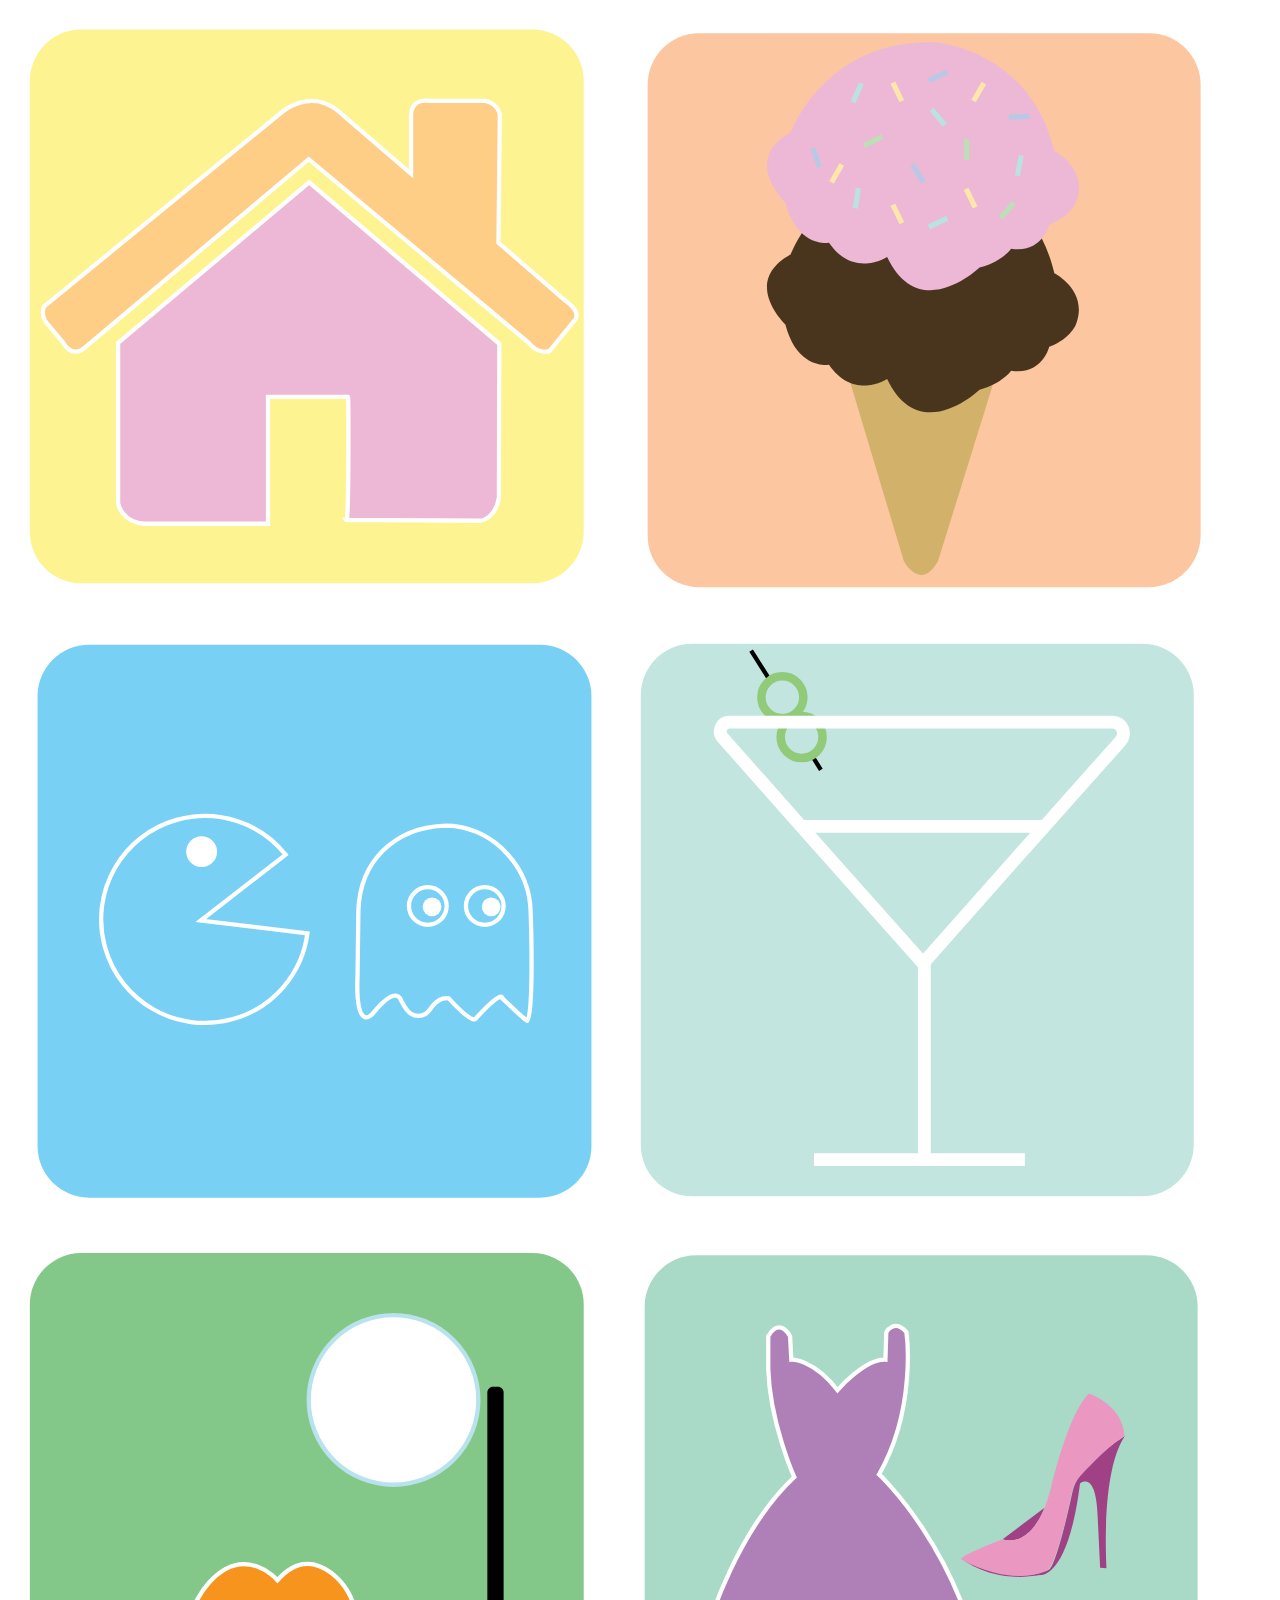
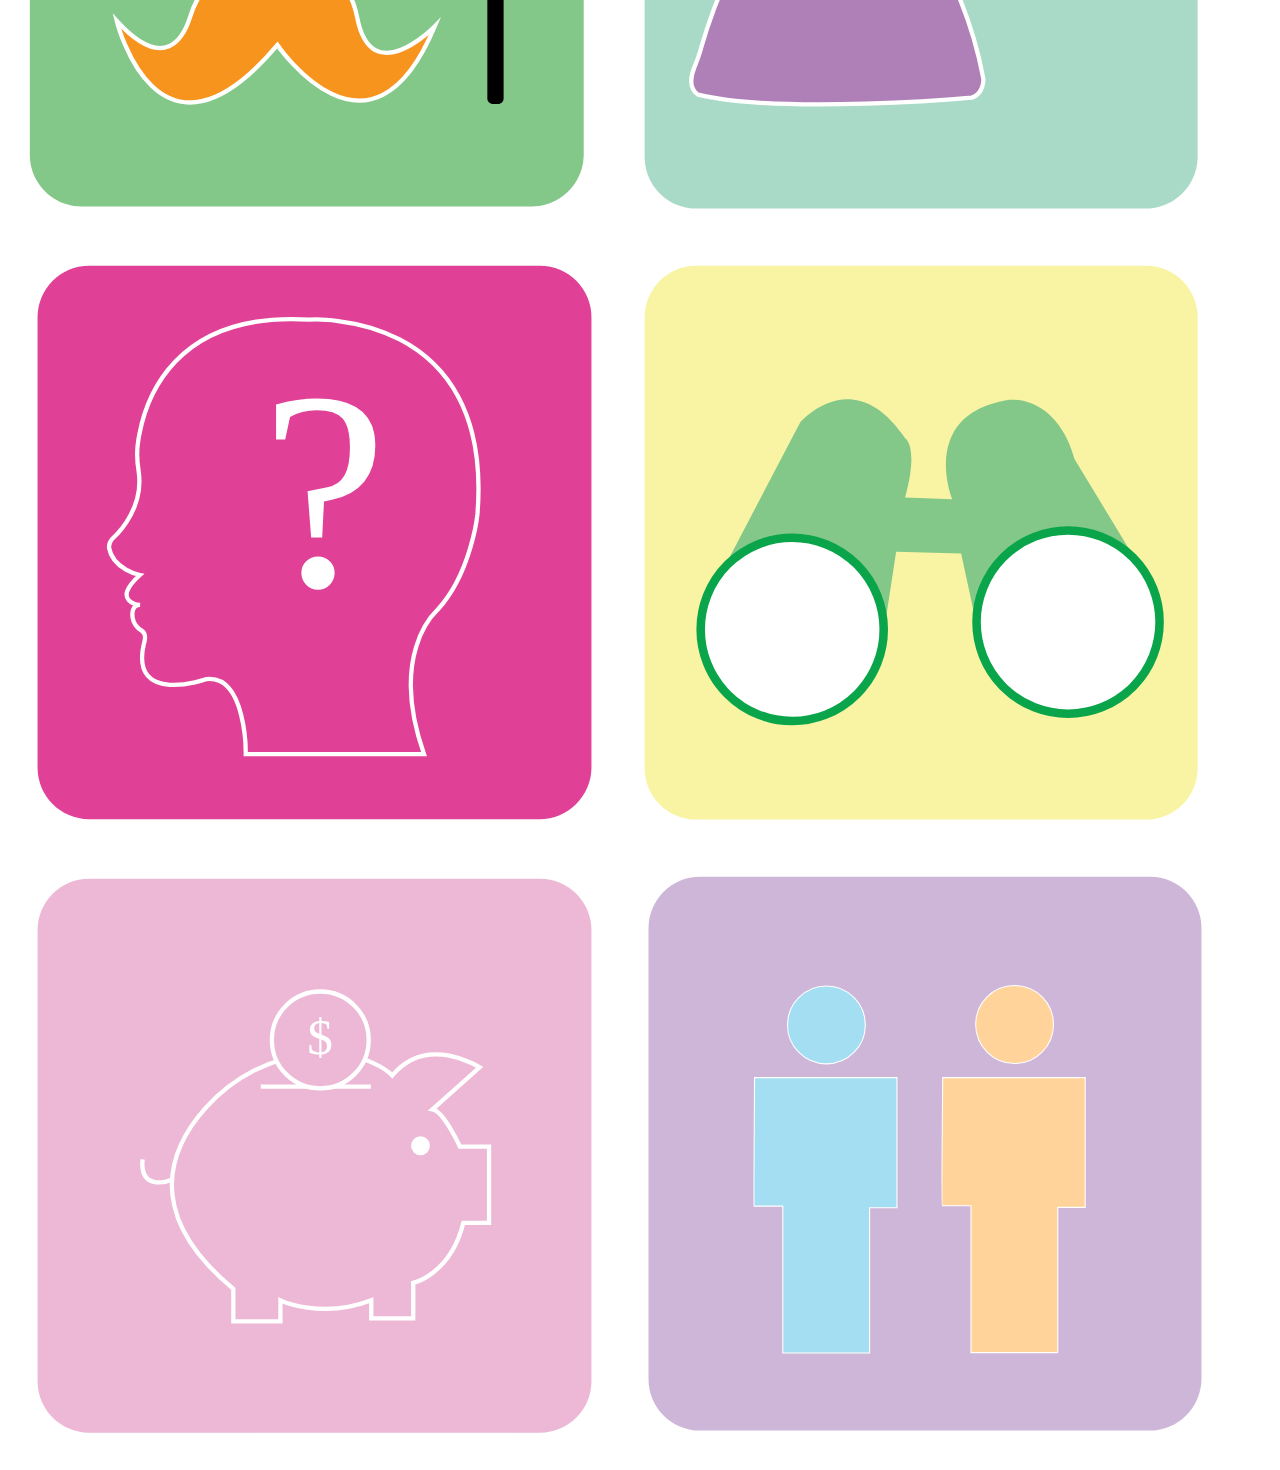
<file: index.html>
<!DOCTYPE html>
<html lang="en">
<head>
  <meta charset="UTF-8">
  <meta name="viewport" content="width=device-width, initial-scale=1.0">
  <meta http-equiv="X-UA-Compatible" content="ie=edge">
  <link href="https://fonts.googleapis.com/css?family=Shadows+Into+Light" rel="stylesheet">
  <link rel="stylesheet" href="css/main.css">
  <title>Icon Set</title>
</head>
<body>

<div class="icon">
  <img src="images/home_button.svg" alt="Home Button" class="image">
  <div class="right">
      <div class="textR">This is the Home Button. <br>
        It will navigate you to the Home Page <br>
        of the Game Website, where you will <br>
        find the other icons, leading <br>
        you to the various game categories.</div>
    </div>
</div>



<div class="icon">
<img src="images/food_games.svg" alt="Food Games" class="image">
<div class="left">
    <div class="textL">This is the Food Icon. <br>
      It represents the category of games <br>
      based on making and eating food. <br> </div>
  </div>
</div>


<div class="icon">
  <img src="images/classic_games.svg" alt="Classic Games">
  <div class="right">
      <div class="textR">This icon is used to represent Classic Games. <br>
      In this category you will find old school <br>
      favorites such as Pacman.</div>
    </div>
</div>

<div class="icon">
  <img src="images/grown_up_games.svg" alt="Grown Up Games">
  <div class="left">
    <div class="textL">This icon is for games intended for an adult audience.</div>
  </div>
</div>

<div class="icon">
  <img src="images/mystery_games.svg" alt="Mystery Games">
  <div class="right">
    <div class="textR">This icon represent games <br>
      which involve solving mysteries.</div>
    </div>
</div>

<div class="icon">
  <img src="images/dress_up_games.svg" alt="Dress Up Games">
  <div class="left">
    <div class="textL"> By clicking on this icon <br>
      you will find games where you can <br>
      play Dress Up. </div>
    </div>
</div>

<div class="icon">
  <img src="images/thinking_games.svg" alt="Thinking Games">
  <div class="right">
    <div class="textR">Games in this category <br>
      require you to put on your <br>
      thinking caps!</div>
    </div>
</div>

<div class="icon">
  <img src="images/adventure_games.svg" alt="Adventure Games">
  <div class="left">
    <div class="textL">Do you love adventure and the <br>
      great outdoors? Then this <br>
      category is the one for you! </div>
    </div>
</div>

<div class="icon">
  <img src="images/money_managing_games.svg" alt="Money Managing Games">
  <div class="right">
    <div class="textR"> Are you good at handling your money?<br>
      Do you live life following a budget? <br>
      Games in this section will teach you <br>
      to strategize when it comes to spending. </div>
    </div>
</div>

<div class="icon">
  <img src="images/multiplayer_games.svg" alt="Multiplayer Games">
  <div class="left">
    <div class="textL">Invite your friends, <br>
      or make new ones! This section <br>
      is full of multiplayer games! </div>
    </div>
</div>
</body>
</html>
</file>
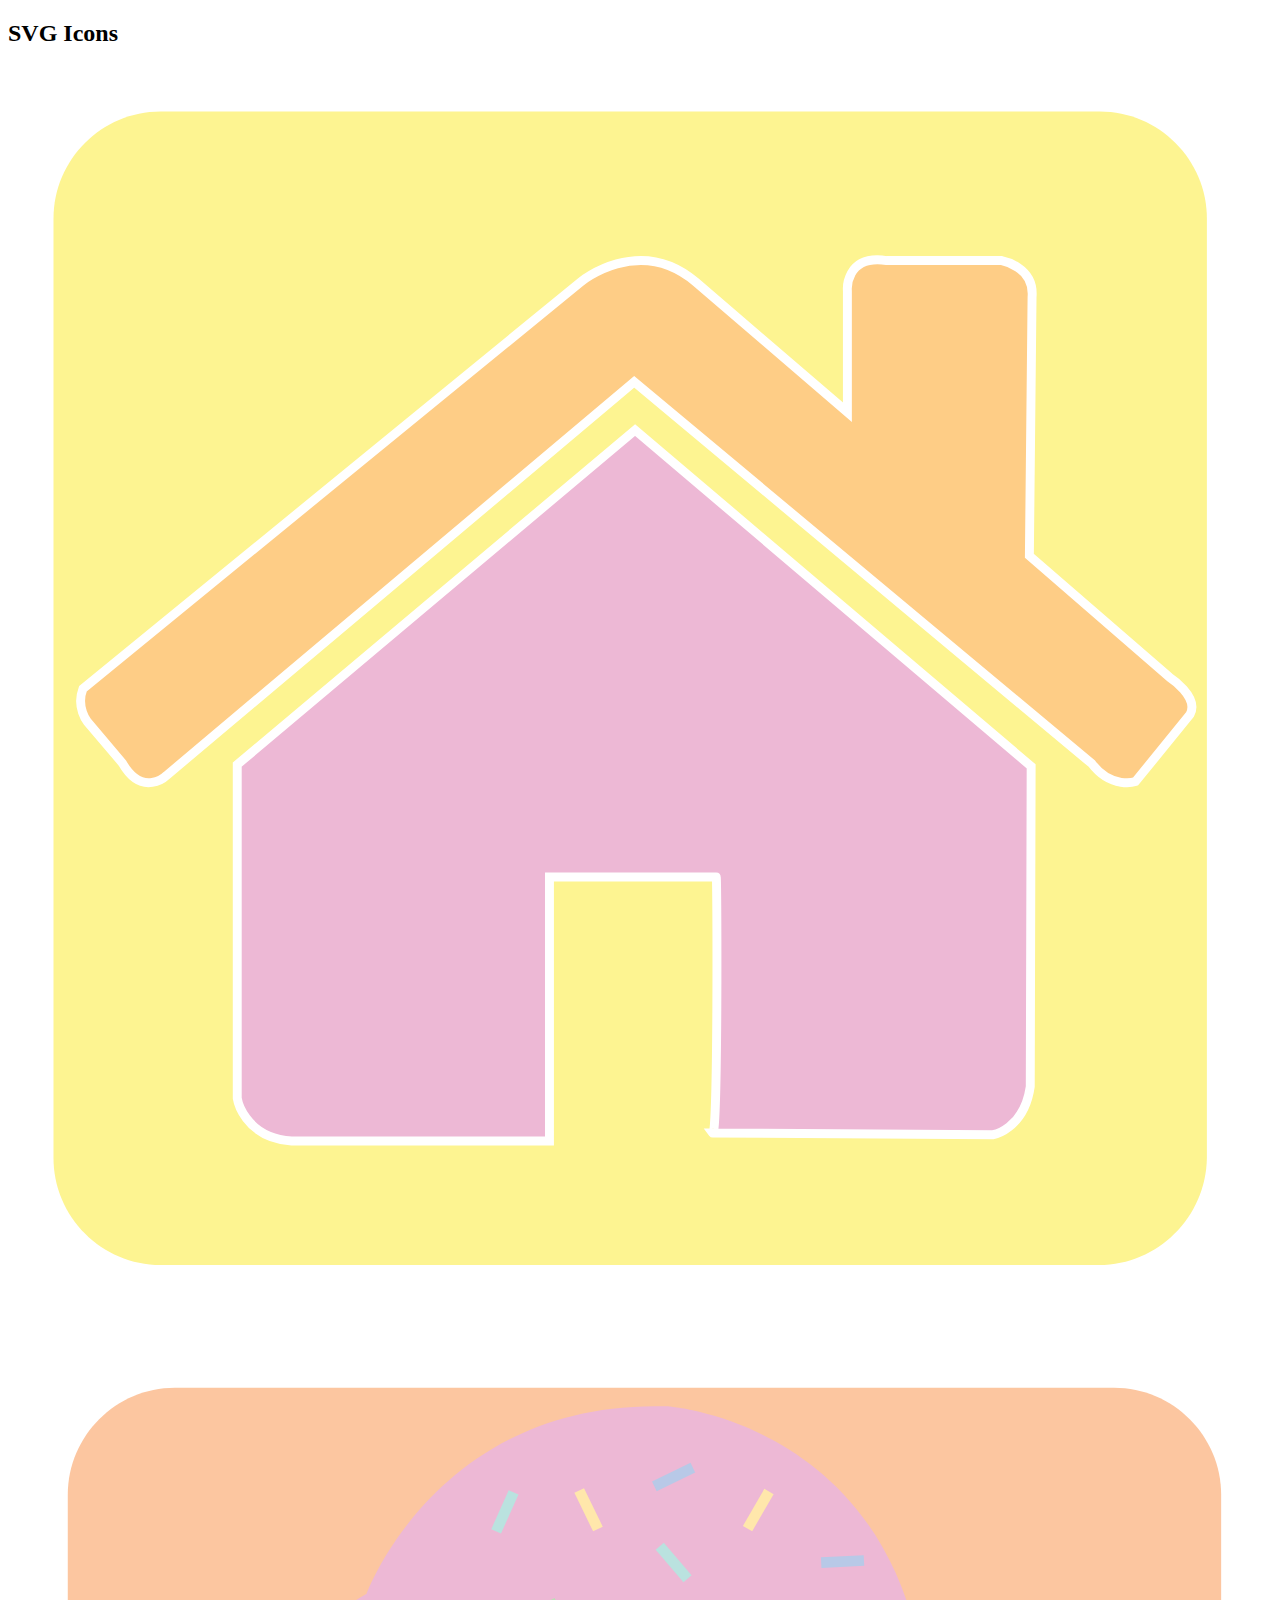
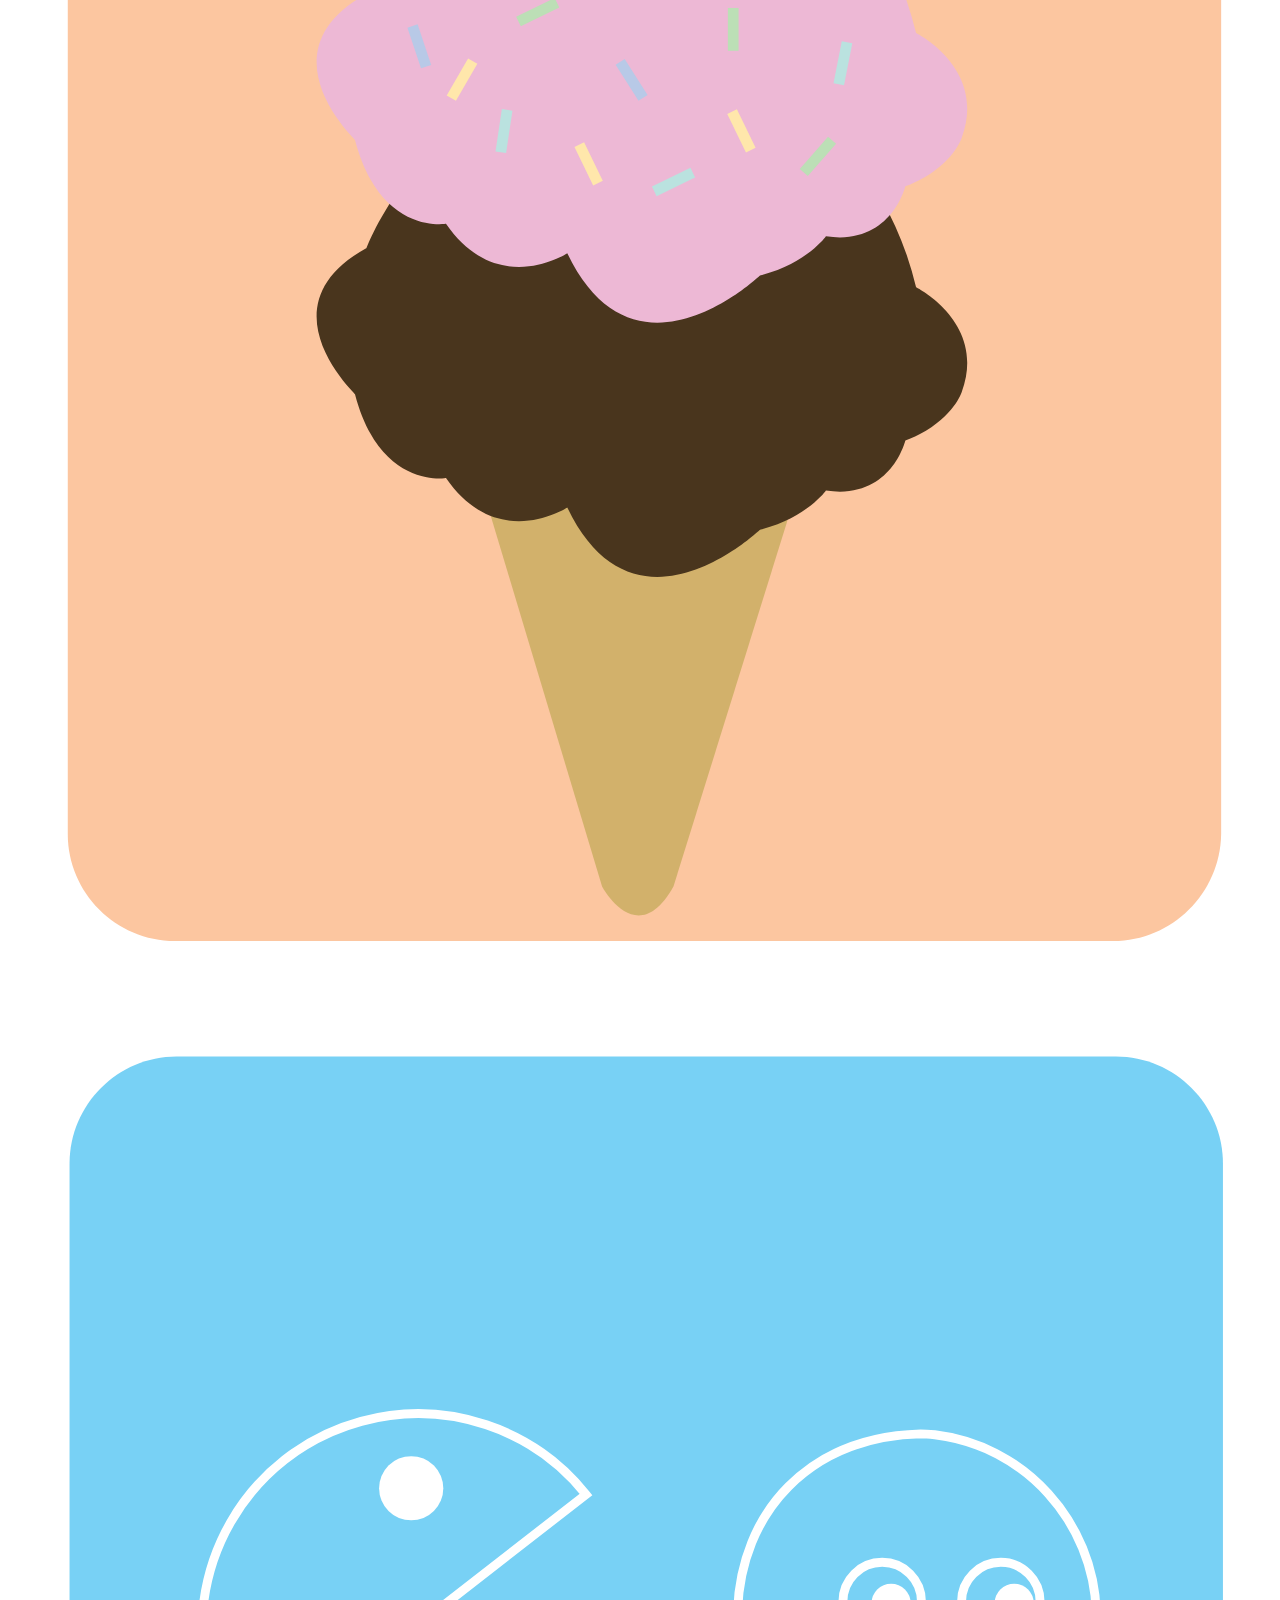
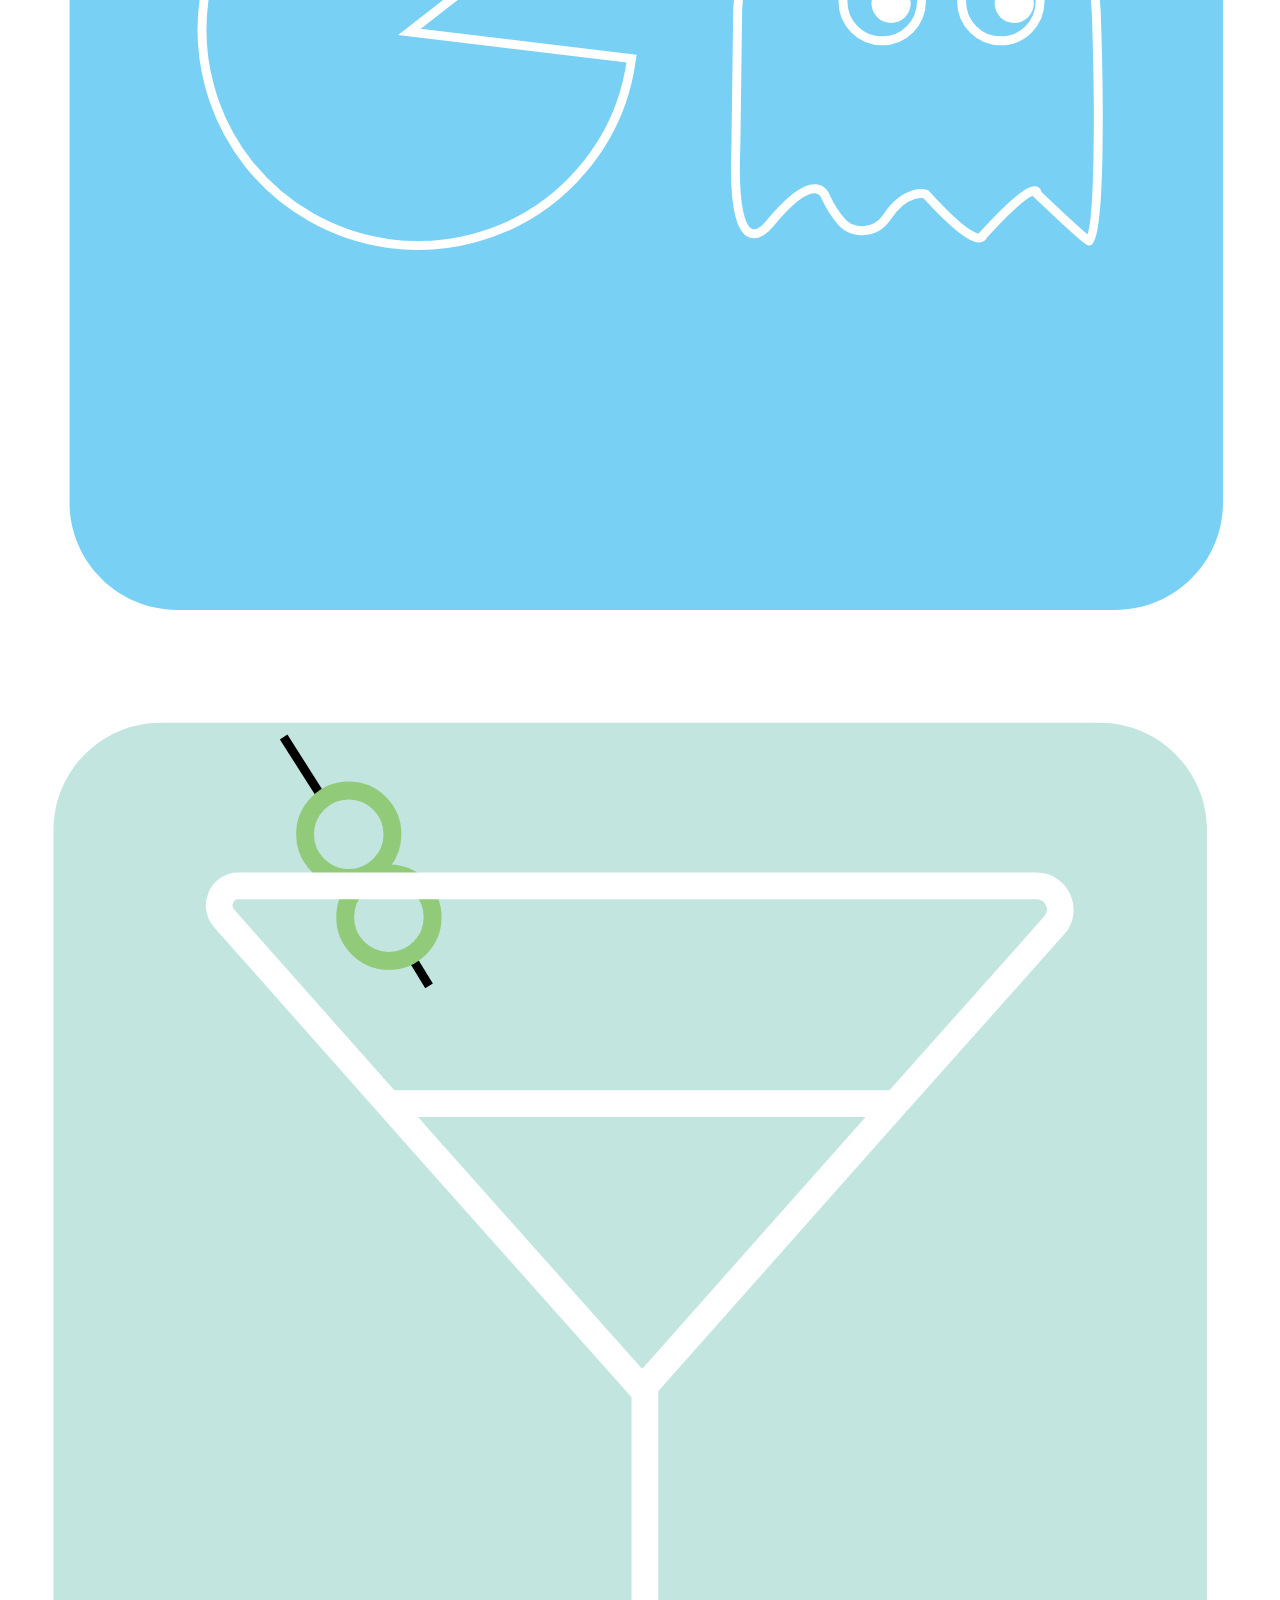
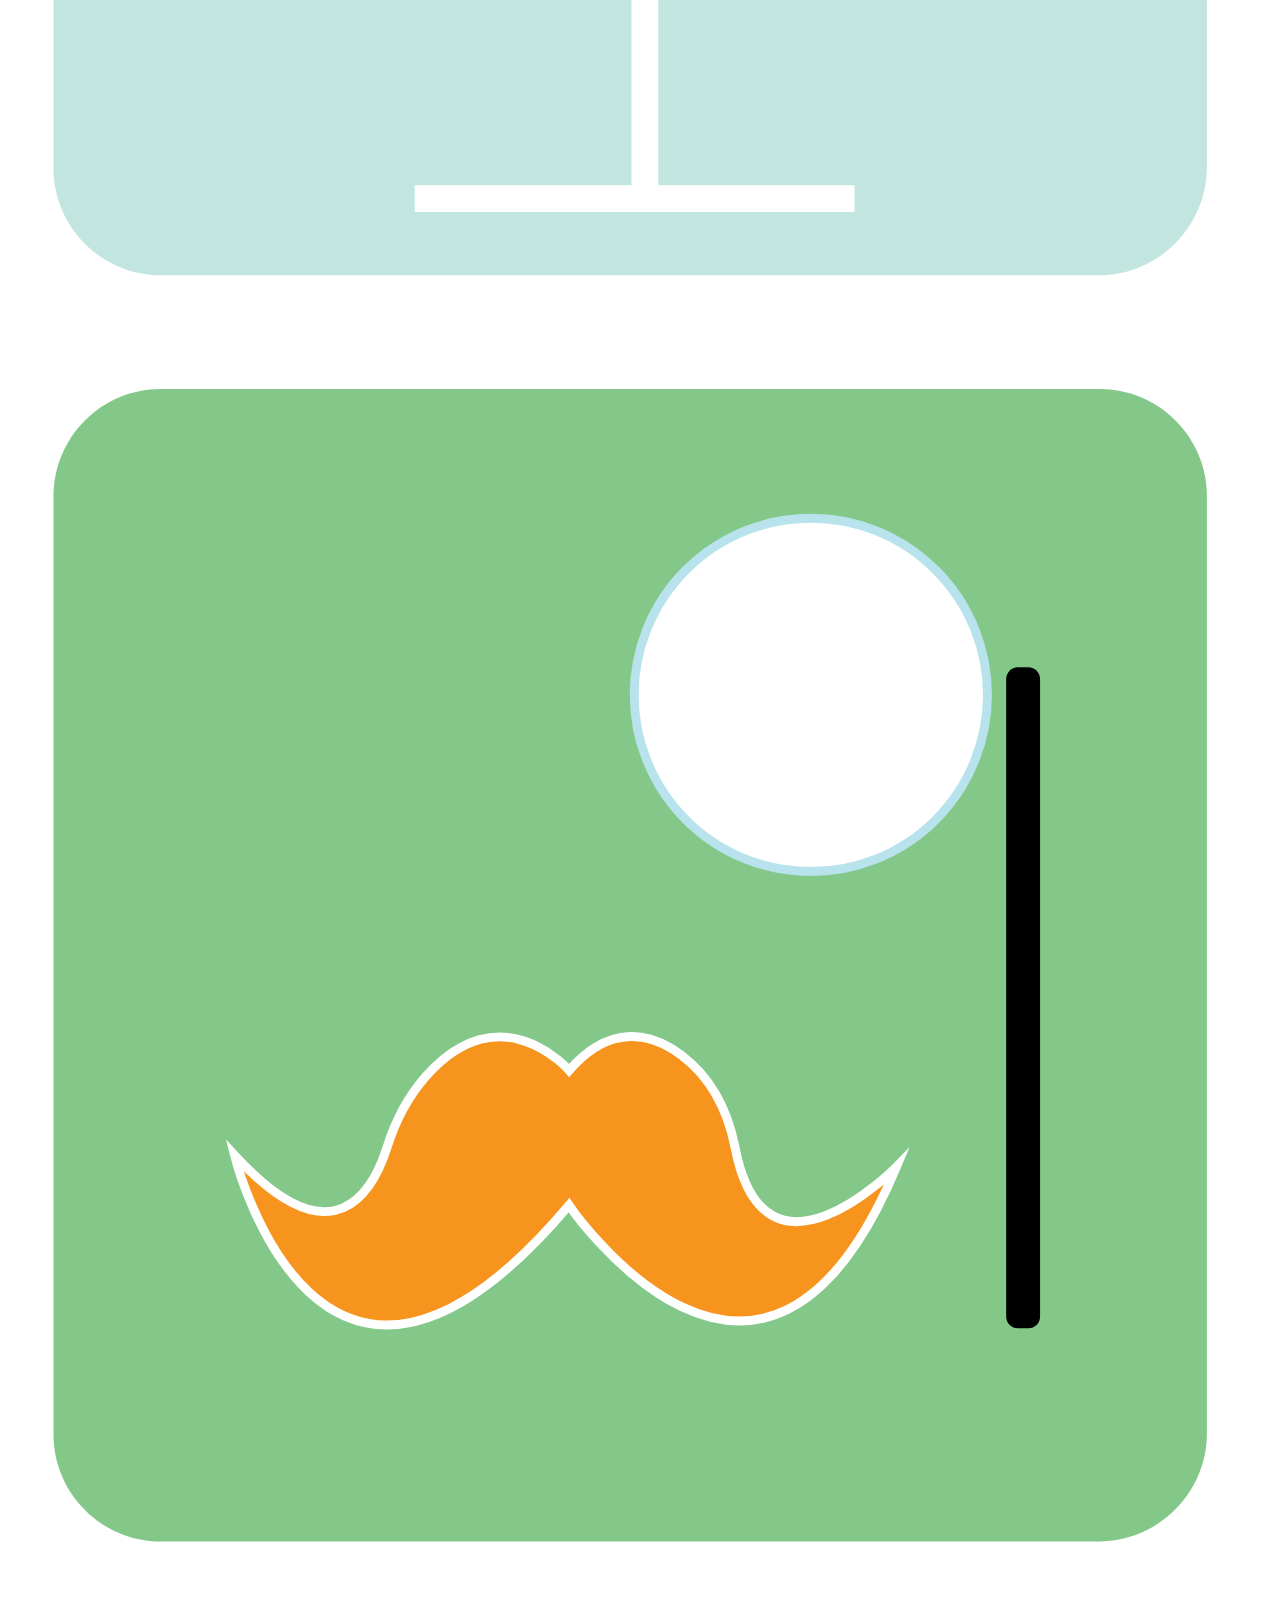
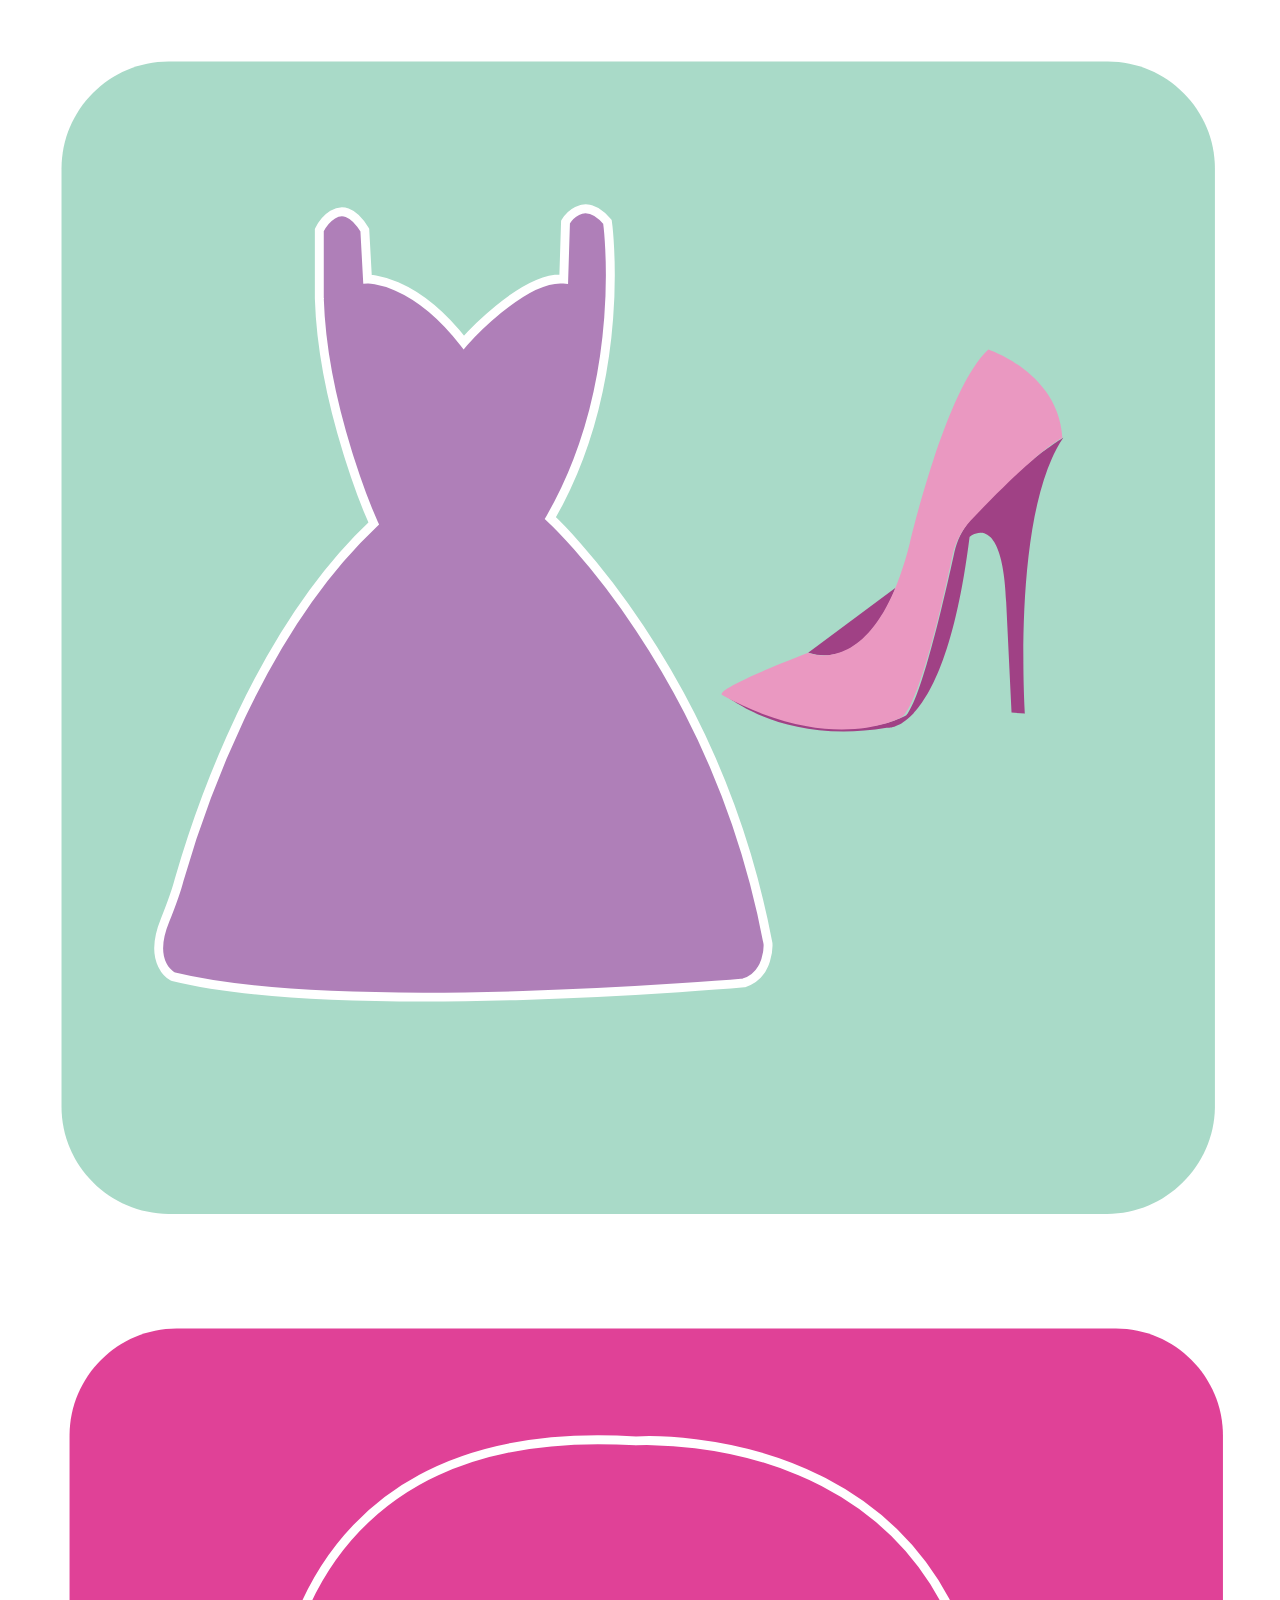
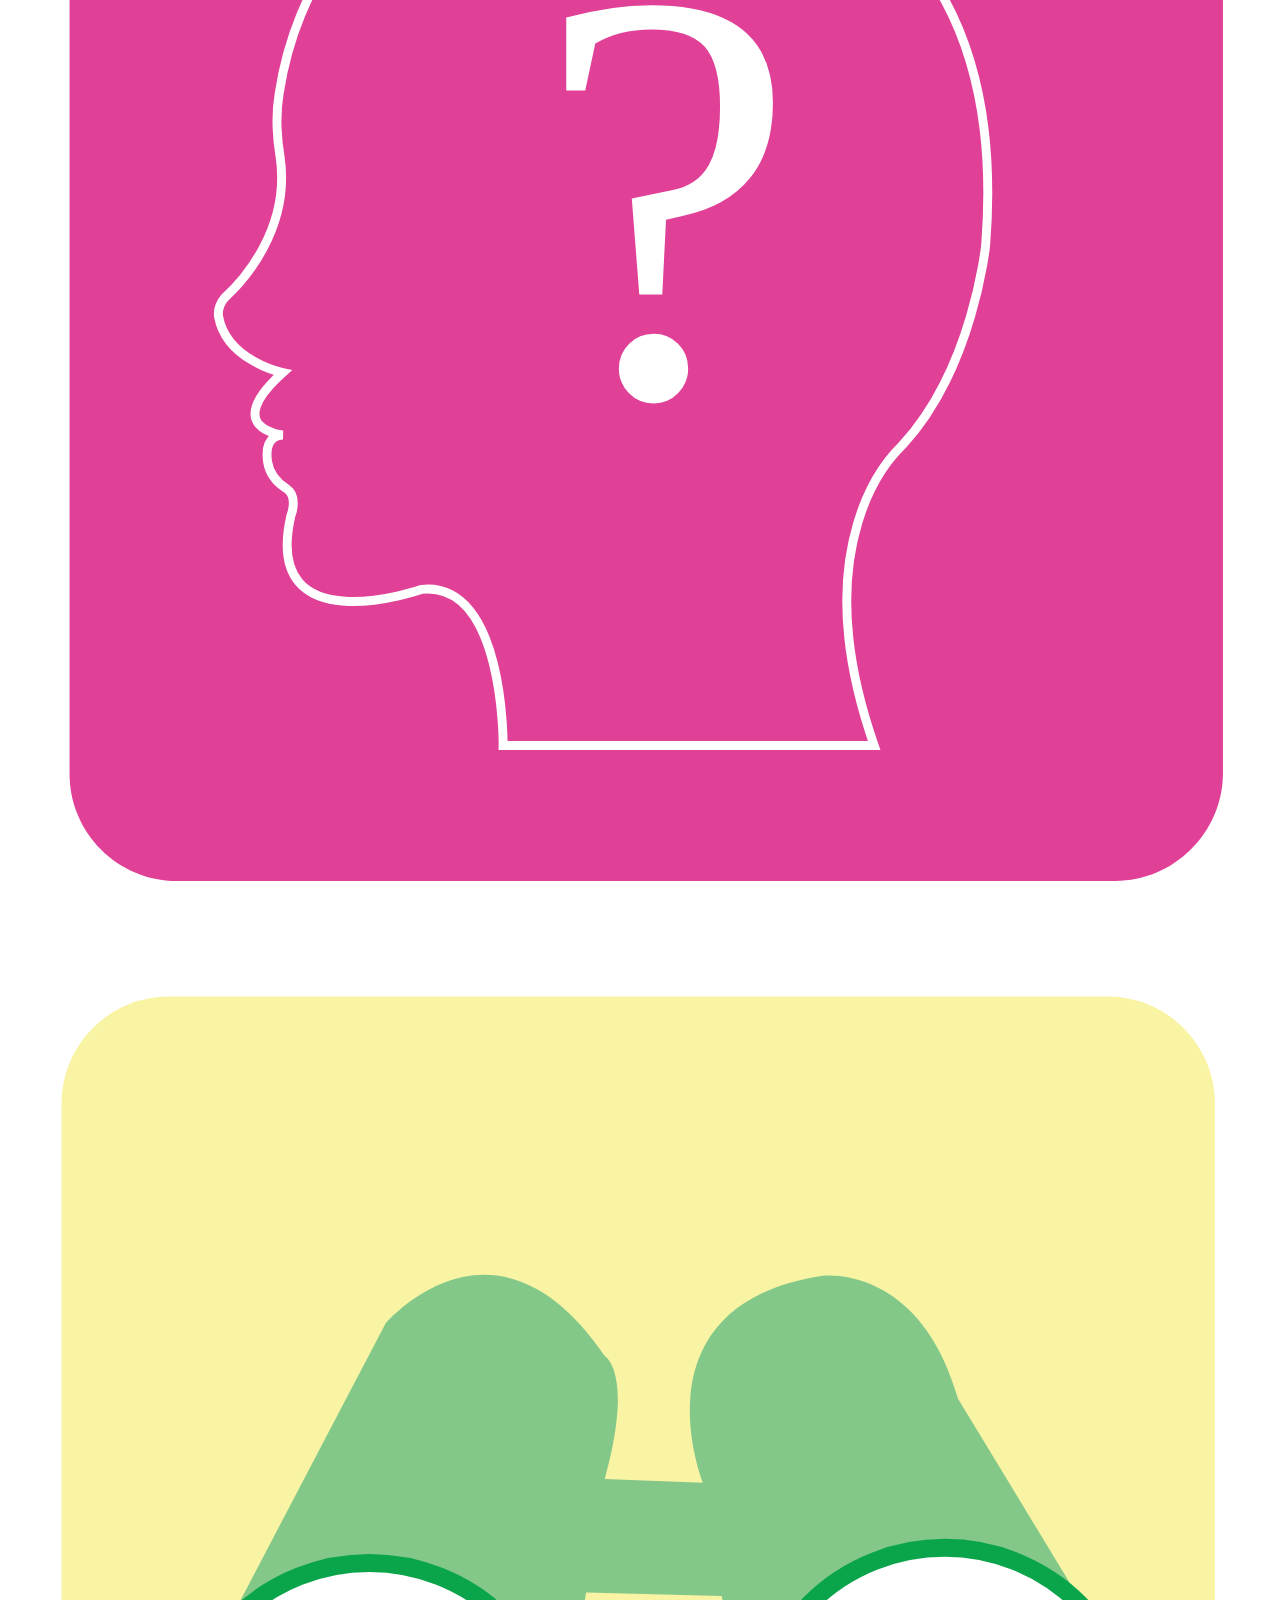
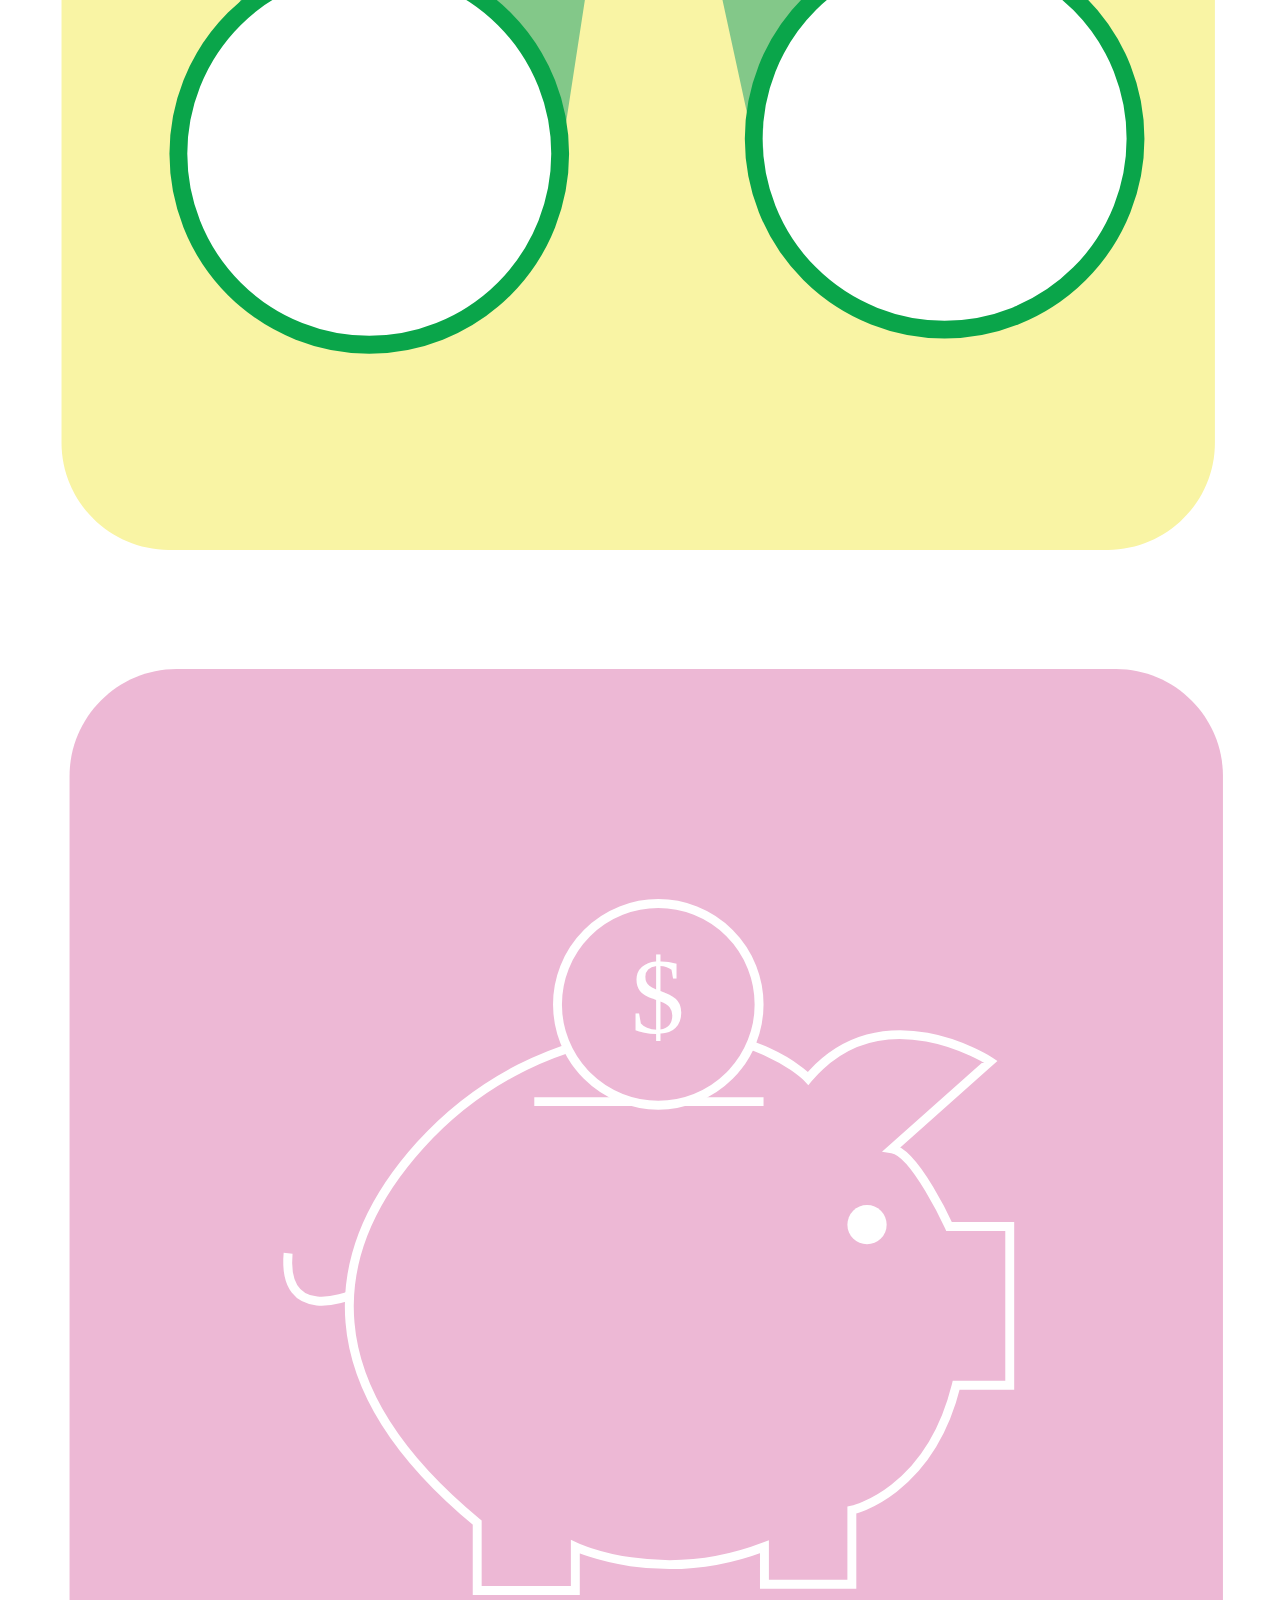
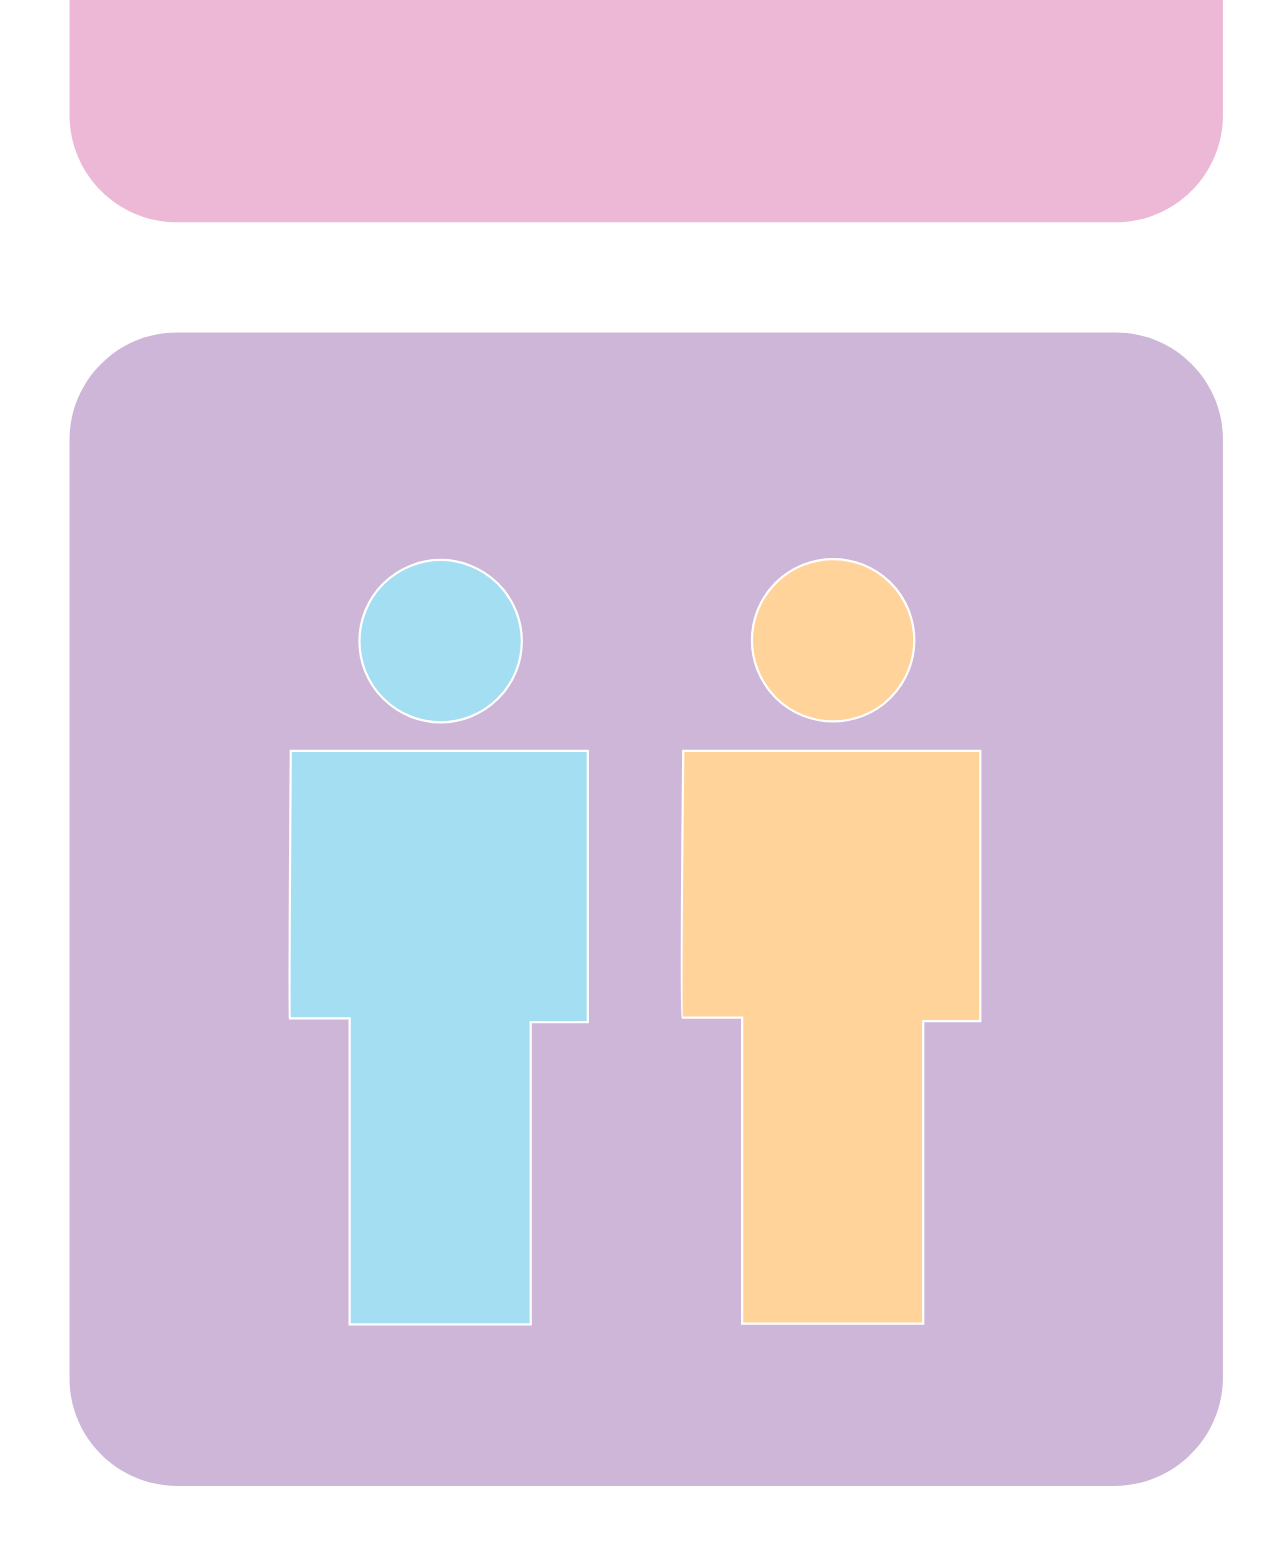
<file: main.html>
<!DOCTYPE html>
<html lang="en">
<head>
  <meta charset="UTF-8">
  <meta name="viewport" content="width=device-width, initial-scale=1.0">
  <meta http-equiv="X-UA-Compatible" content="ie=edge">
  <link rel="stylesheet" href="css/main.css">
  <title>Icon Set</title>
</head>
<body>
  <h2 class="hidden">SVG Icons</h2>
<div class="container">
  <img src="images/home_button.svg" alt="Home Button">
</div>
<div class="container">
<img src="images/food_games.svg" alt="Food Games">
</div>

<div class="container">
  <img src="images/classic_games.svg" alt="Classic Games">
</div>

<div class="container">
  <img src="images/grown_up_games.svg" alt="Grown Up Games">
</div>

<div class="container">
  <img src="images/mystery_games.svg" alt="Mystery Games">
</div>

<div class="container">
  <img src="images/dress_up_games.svg" alt="Dress Up Games">
</div>

<div class="container">
  <img src="images/thinking_games.svg" alt="Thinking Games">
</div>

<div class="container">
  <img src="images/adventure_games.svg" alt="Adventure Games">
</div>

<div class="container">
  <img src="images/money_managing_games.svg" alt="Money Managing Games">
</div>

<div class="container">
  <img src="images/multiplayer_games.svg" alt="Multiplayer Games">
</div>
</body>
</html>
</file>
<file: css/main.css>
main {text-align: center;}

.icon {
  width: 48%;
  display: inline-block;
}

.icon img {
  display: block;
  width: 100%;
  -moz-transition: all 0.3s;
  -webkit-transition: all 0.3s;
  transition: all 0.3s;
}

.icon:hover img{
 box-shadow: 10px 10px 5px grey;
}

.image
{
  display: block;
  width: 100%;
  height: auto;
}

.left {
  position: fixed;
  bottom: 0;
  left: 100%;
  right: 0;
  background-color: #fff;
  overflow: hidden;
  width: 0;
  height: 100%;
  transition: .5s ease;
}

.icon:hover .left
 {
  width: 50%;
  height: 100%;
  left:0;

}

.textL {
  color: #EDB8D5;
  font-family: 'Shadows Into Light', cursive;
  font-size: 20px;
  position: absolute;
  top: 50%;
  left: 50%;
  transform: translate(-50%, -50%);
  -ms-transform: translate(-50%, -50%);
  white-space: nowrap;
}

.right
{
  position: fixed;
  bottom: 0;
  right: 100%;
  left: 0;
  background-color: #fff;
  overflow: hidden;
  width: 0;
  height: 100%;
  transition: .5s ease;
  float:right;
}

.icon:hover .right
 {
  width: 50%;
  height: 100%;
  right:100%;
}

.textR {
  color: #83C889;
  font-family: 'Shadows Into Light', cursive;
  font-size: 20px;
  position: absolute;
  top: 50%;
  left: 50%;
  transform: translate(-50%, -50%);
  -ms-transform: translate(-50%, -50%);
  white-space: nowrap;
}

.topRow
{
  clear:both;
}

.secondRow
{
  clear:both;
}
</file>
